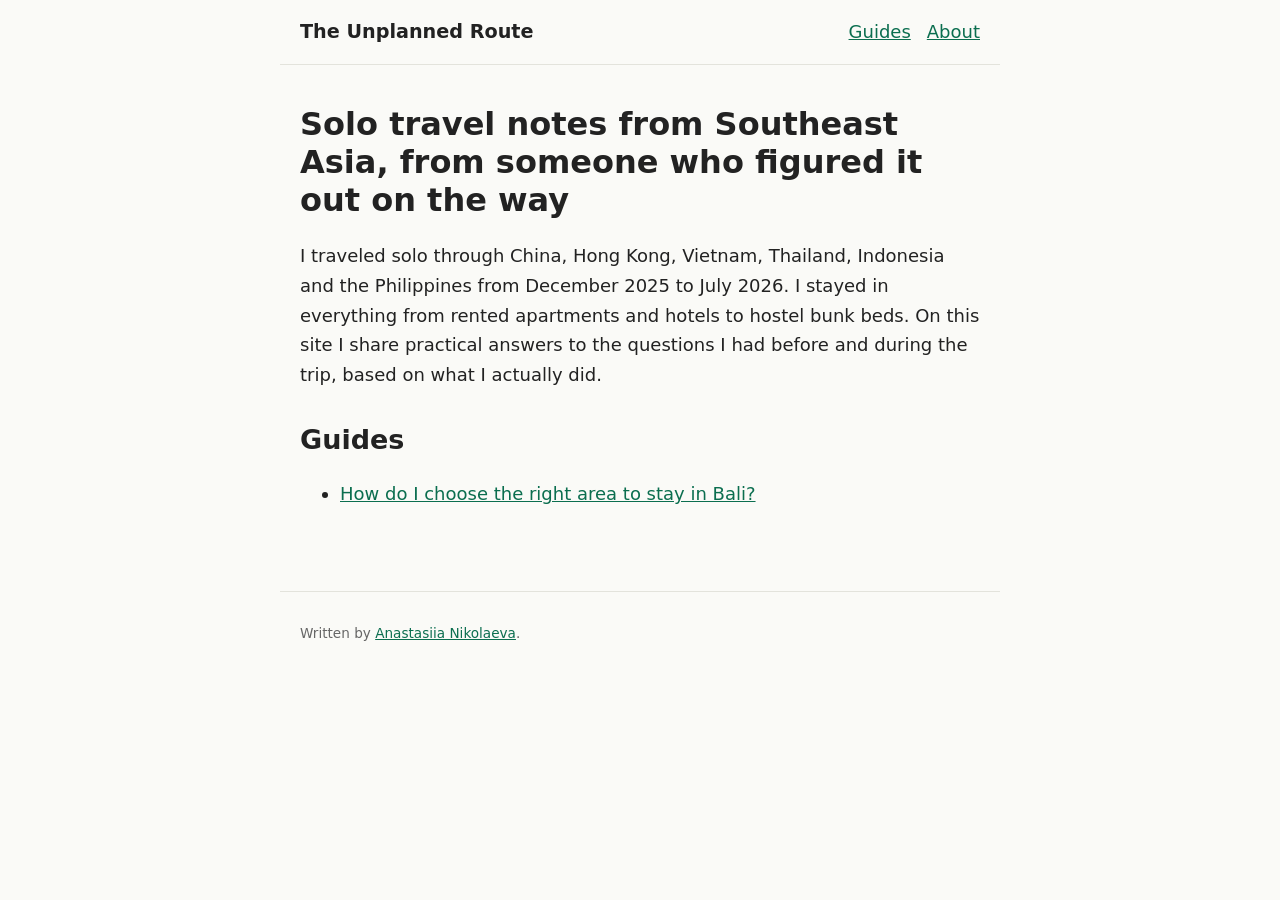
<file: index.html>
<!doctype html>
<html lang="en">
<head>
<meta charset="utf-8">
<meta name="viewport" content="width=device-width, initial-scale=1">
<title>The Unplanned Route | Solo Travel Notes, Southeast Asia</title>
<meta name="description" content="Practical solo travel notes from seven months in Asia: Vietnam, Thailand, Indonesia and the Philippines, written from first-hand experience.">
<link rel="canonical" href="https://travelingana.github.io/">
<link rel="stylesheet" href="style.css">
<meta name="google-site-verification" content="cENPVqssLZ8fRRmvOLxRMlkMDS0XJd68i59XdE4Knn4" /> 
<script type="application/ld+json">
{
  "@context": "https://schema.org",
  "@type": "WebSite",
  "name": "The Unplanned Route",
  "url": "https://travelingana.github.io/"
}
</script>
</head>
<body>
<header>
  <a class="brand" href="index.html">The Unplanned Route</a>
  <nav><a href="index.html">Guides</a><a href="about.html">About</a></nav>
</header>
<main>
  <h1>Solo travel notes from Southeast Asia, from someone who figured it out on the way</h1>
  <p>I traveled solo through China, Hong Kong, Vietnam, Thailand, Indonesia and the Philippines from December 2025 to July 2026. I stayed in everything from rented apartments and hotels to hostel bunk beds. On this site I share practical answers to the questions I had before and during the trip, based on what I actually did.</p>

  <h2>Guides</h2>
  <ul>
    <li><a href="guides/choosing-where-to-stay-in-bali.html">How do I choose the right area to stay in Bali?</a></li>
    <!-- Add one line like the one above for every new guide you publish -->
  </ul>
</main>
<footer>
  <p>Written by <a href="about.html">Anastasiia Nikolaeva</a>.</p>
</footer>
</body>
</html>
</file>
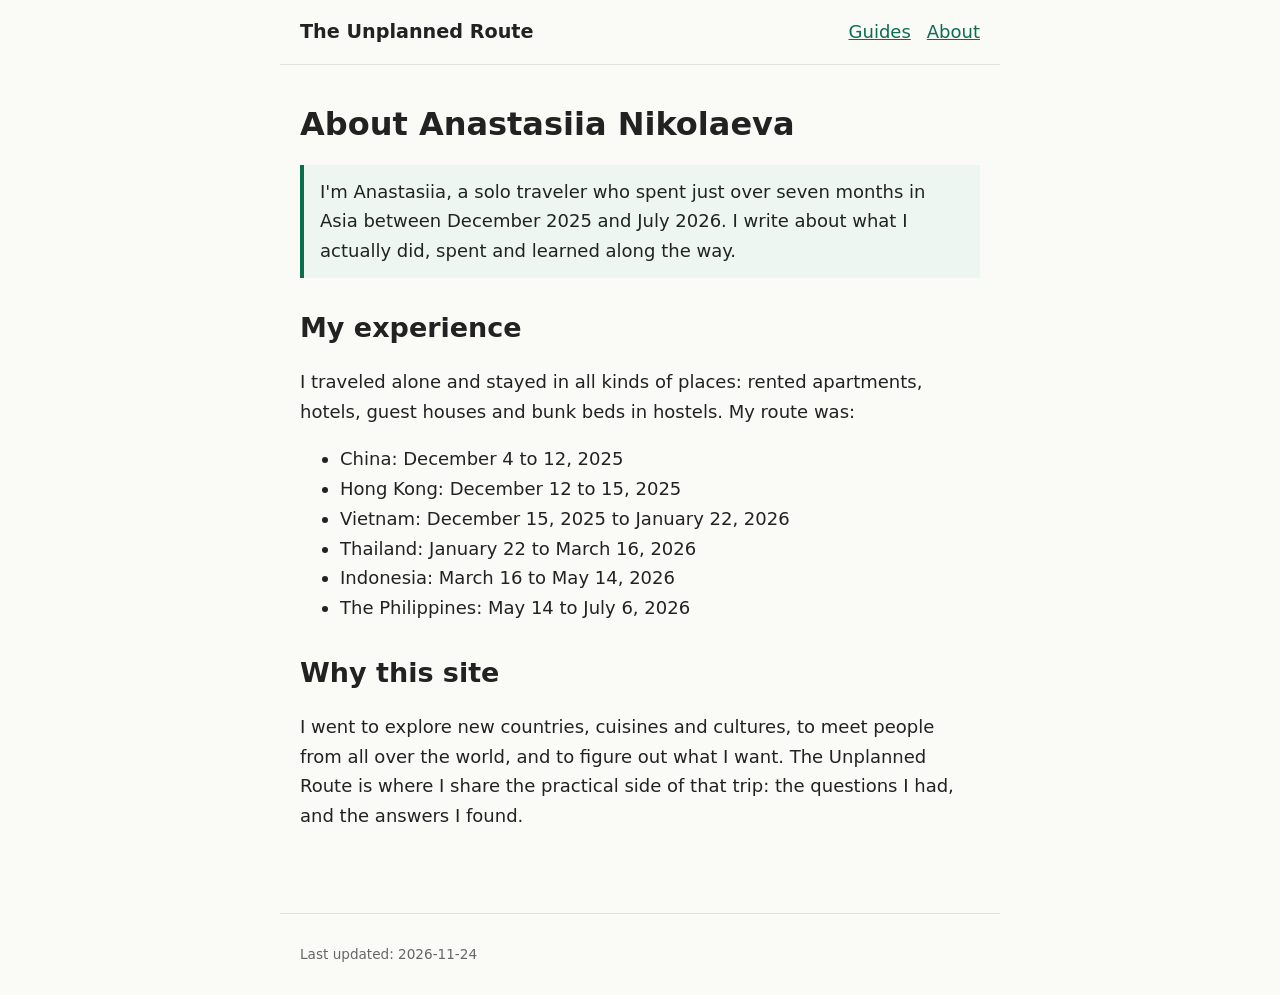
<file: about.html>
<!doctype html>
<html lang="en">
<head>
<meta charset="utf-8">
<meta name="viewport" content="width=device-width, initial-scale=1">
<title>About Anastasiia Nikolaeva | The Unplanned Route</title>
<meta name="description" content="Who writes The Unplanned Route: a solo traveler's first-hand notes from seven months in Asia, December 2025 to July 2026.">
<link rel="canonical" href="https://travelingana.github.io/about.html">
<link rel="stylesheet" href="style.css">
<script type="application/ld+json">
{
  "@context": "https://schema.org",
  "@type": "Person",
  "name": "Anastasiia Nikolaeva",
  "url": "https://travelingana.github.io/about.html",
  "description": "Solo traveler writing practical notes from seven months in Asia, December 2025 to July 2026."
}
</script>
</head>
<body>
<header>
  <a class="brand" href="index.html">The Unplanned Route</a>
  <nav><a href="index.html">Guides</a><a href="about.html">About</a></nav>
</header>
<main>
  <h1>About Anastasiia Nikolaeva</h1>
  <p class="answer">I'm Anastasiia, a solo traveler who spent just over seven months in Asia between December 2025 and July 2026. I write about what I actually did, spent and learned along the way.</p>

  <h2>My experience</h2>
  <p>I traveled alone and stayed in all kinds of places: rented apartments, hotels, guest houses and bunk beds in hostels. My route was:</p>
  <ul>
    <li>China: December 4 to 12, 2025</li>
    <li>Hong Kong: December 12 to 15, 2025</li>
    <li>Vietnam: December 15, 2025 to January 22, 2026</li>
    <li>Thailand: January 22 to March 16, 2026</li>
    <li>Indonesia: March 16 to May 14, 2026</li>
    <li>The Philippines: May 14 to July 6, 2026</li>
  </ul>

  <h2>Why this site</h2>
  <p>I went to explore new countries, cuisines and cultures, to meet people from all over the world, and to figure out what I want. The Unplanned Route is where I share the practical side of that trip: the questions I had, and the answers I found.</p>
</main>
<footer>
  <p>Last updated: 2026-11-24</p>
</footer>
</body>
</html>
</file>
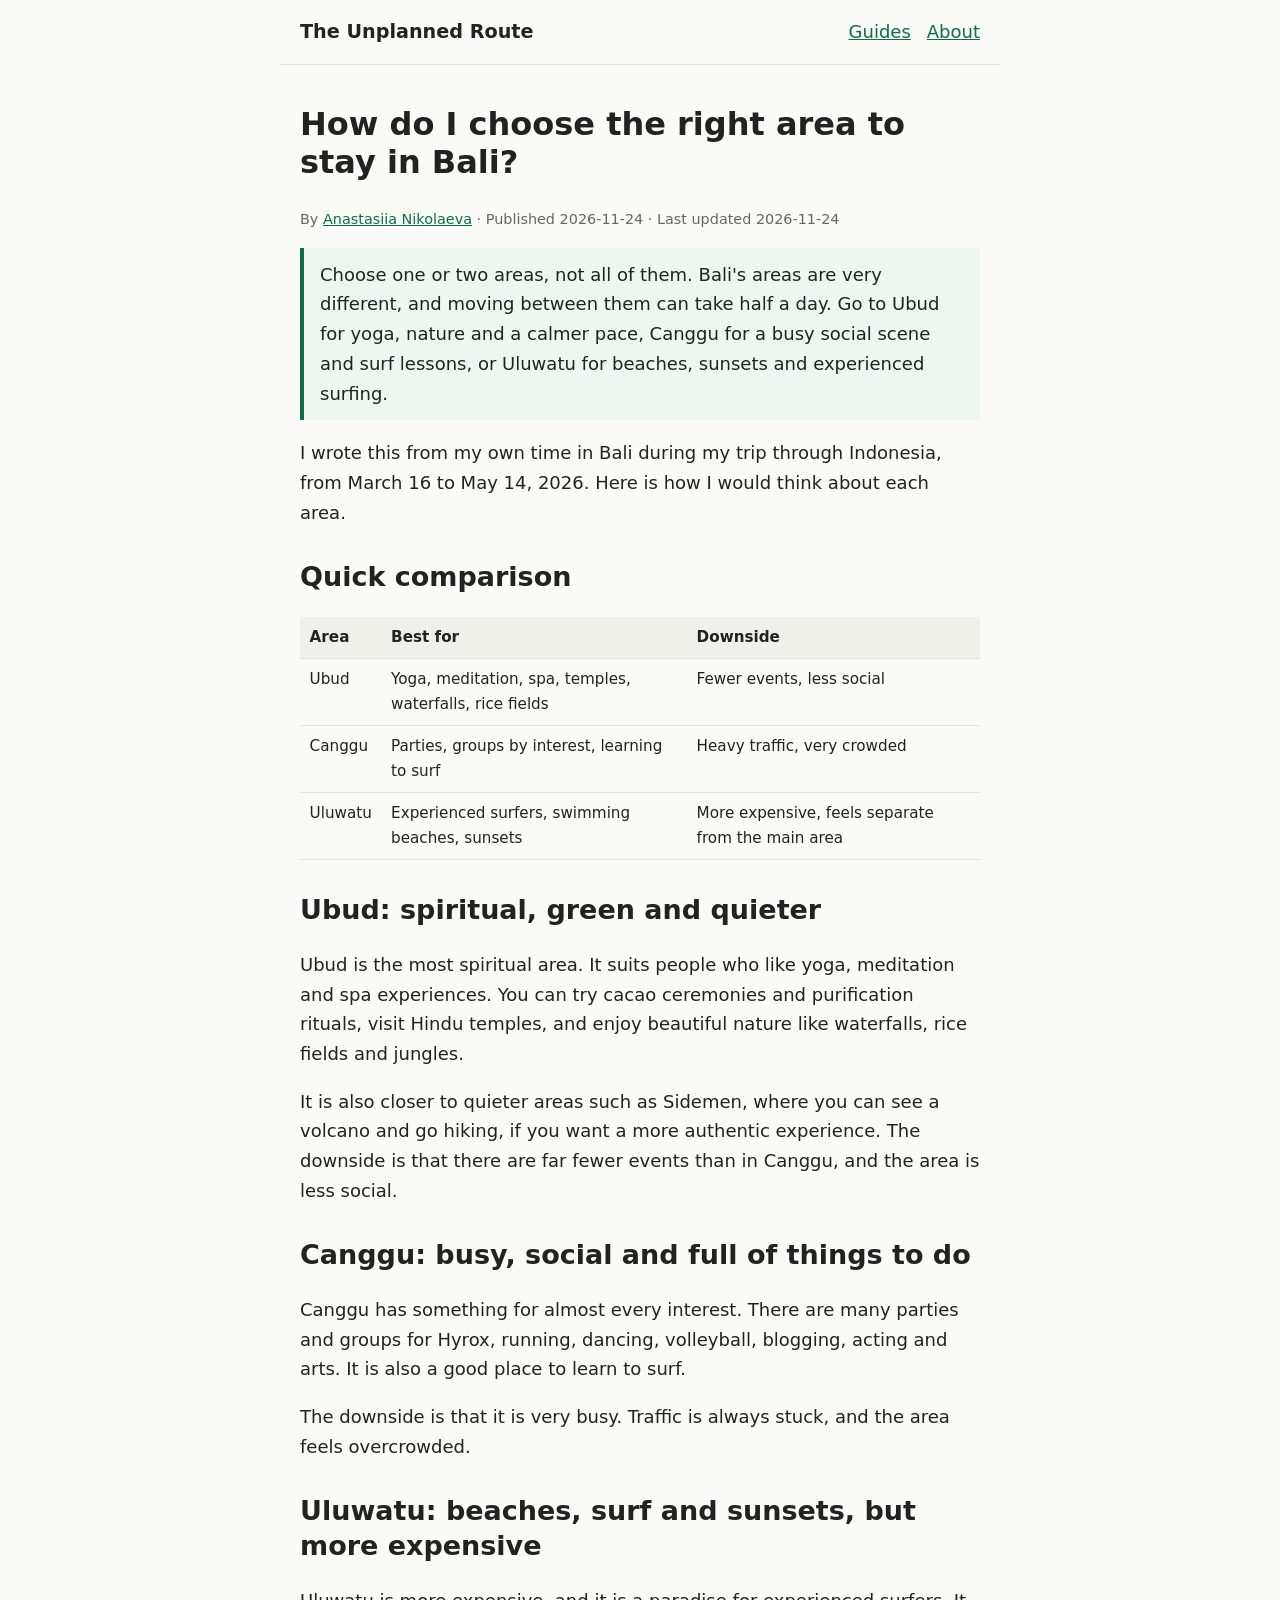
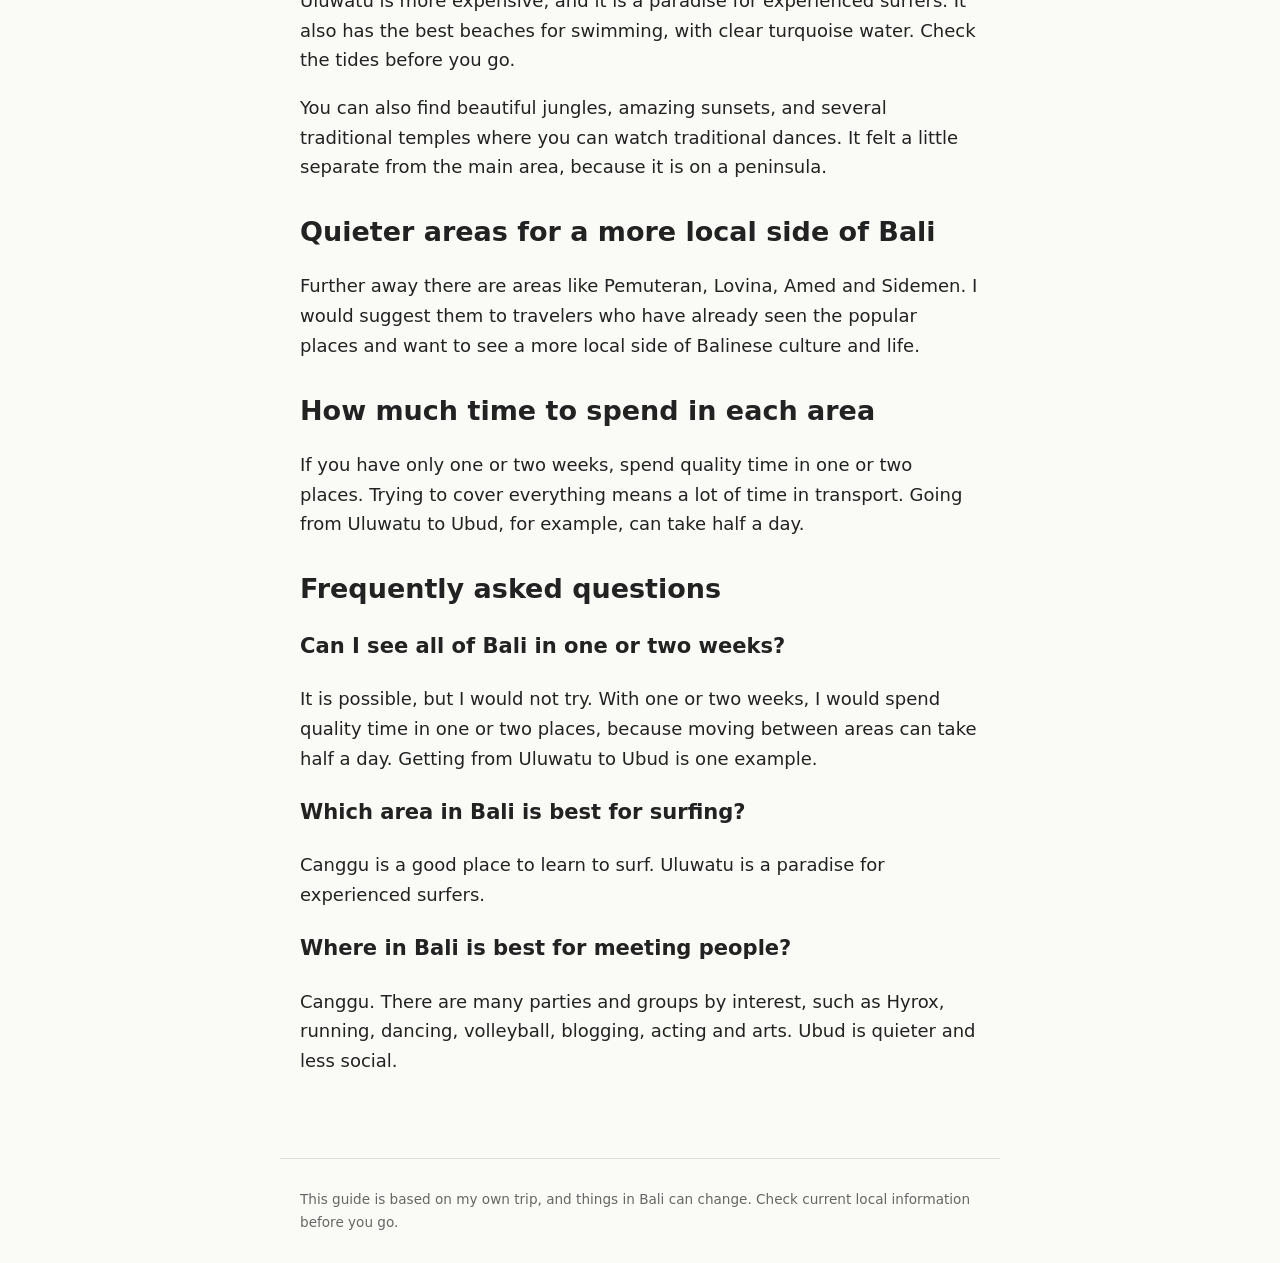
<file: choosing-where-to-stay-in-bali.html>
<!doctype html>
<html lang="en">
<head>
<meta charset="utf-8">
<meta name="viewport" content="width=device-width, initial-scale=1">
<title>How to Choose Where to Stay in Bali: Ubud, Canggu, Uluwatu</title>
<meta name="description" content="Ubud, Canggu or Uluwatu? A solo traveler compares Bali's main areas by vibe, activities and downsides, with tips for a one- or two-week trip.">
<link rel="canonical" href="https://travelingana.github.io/guides/choosing-where-to-stay-in-bali.html">
<link rel="stylesheet" href="../style.css">
<script type="application/ld+json">
{
  "@context": "https://schema.org",
  "@type": "Article",
  "headline": "How to Choose Where to Stay in Bali: Ubud, Canggu, Uluwatu",
  "author": {
    "@type": "Person",
    "name": "Anastasiia Nikolaeva",
    "url": "https://travelingana.github.io/about.html"
  },
  "datePublished": "2026-11-24",
  "dateModified": "2026-11-24",
  "mainEntityOfPage": "https://travelingana.github.io/guides/choosing-where-to-stay-in-bali.html"
}
</script>
<script type="application/ld+json">
{
  "@context": "https://schema.org",
  "@type": "FAQPage",
  "mainEntity": [
    {
      "@type": "Question",
      "name": "Can I see all of Bali in one or two weeks?",
      "acceptedAnswer": { "@type": "Answer", "text": "It is possible, but I would not try. With one or two weeks, I would spend quality time in one or two places, because moving between areas can take half a day. Getting from Uluwatu to Ubud is one example." }
    },
    {
      "@type": "Question",
      "name": "Which area in Bali is best for surfing?",
      "acceptedAnswer": { "@type": "Answer", "text": "Canggu is a good place to learn to surf. Uluwatu is a paradise for experienced surfers." }
    },
    {
      "@type": "Question",
      "name": "Where in Bali is best for meeting people?",
      "acceptedAnswer": { "@type": "Answer", "text": "Canggu. There are many parties and groups by interest, such as Hyrox, running, dancing, volleyball, blogging, acting and arts. Ubud is quieter and less social." }
    }
  ]
}
</script>
</head>
<body>
<header>
  <a class="brand" href="../index.html">The Unplanned Route</a>
  <nav><a href="../index.html">Guides</a><a href="../about.html">About</a></nav>
</header>
<main>
  <article>
    <h1>How do I choose the right area to stay in Bali?</h1>
    <p class="meta">By <a href="../about.html">Anastasiia Nikolaeva</a> · Published 2026-11-24 · Last updated 2026-11-24</p>

    <p class="answer">Choose one or two areas, not all of them. Bali's areas are very different, and moving between them can take half a day. Go to Ubud for yoga, nature and a calmer pace, Canggu for a busy social scene and surf lessons, or Uluwatu for beaches, sunsets and experienced surfing.</p>

    <p>I wrote this from my own time in Bali during my trip through Indonesia, from March 16 to May 14, 2026. Here is how I would think about each area.</p>

    <h2>Quick comparison</h2>
    <table>
      <thead>
        <tr><th>Area</th><th>Best for</th><th>Downside</th></tr>
      </thead>
      <tbody>
        <tr><td>Ubud</td><td>Yoga, meditation, spa, temples, waterfalls, rice fields</td><td>Fewer events, less social</td></tr>
        <tr><td>Canggu</td><td>Parties, groups by interest, learning to surf</td><td>Heavy traffic, very crowded</td></tr>
        <tr><td>Uluwatu</td><td>Experienced surfers, swimming beaches, sunsets</td><td>More expensive, feels separate from the main area</td></tr>
      </tbody>
    </table>

    <h2>Ubud: spiritual, green and quieter</h2>
    <p>Ubud is the most spiritual area. It suits people who like yoga, meditation and spa experiences. You can try cacao ceremonies and purification rituals, visit Hindu temples, and enjoy beautiful nature like waterfalls, rice fields and jungles.</p>
    <p>It is also closer to quieter areas such as Sidemen, where you can see a volcano and go hiking, if you want a more authentic experience. The downside is that there are far fewer events than in Canggu, and the area is less social.</p>

    <h2>Canggu: busy, social and full of things to do</h2>
    <p>Canggu has something for almost every interest. There are many parties and groups for Hyrox, running, dancing, volleyball, blogging, acting and arts. It is also a good place to learn to surf.</p>
    <p>The downside is that it is very busy. Traffic is always stuck, and the area feels overcrowded.</p>

    <h2>Uluwatu: beaches, surf and sunsets, but more expensive</h2>
    <p>Uluwatu is more expensive, and it is a paradise for experienced surfers. It also has the best beaches for swimming, with clear turquoise water. Check the tides before you go.</p>
    <p>You can also find beautiful jungles, amazing sunsets, and several traditional temples where you can watch traditional dances. It felt a little separate from the main area, because it is on a peninsula.</p>

    <h2>Quieter areas for a more local side of Bali</h2>
    <p>Further away there are areas like Pemuteran, Lovina, Amed and Sidemen. I would suggest them to travelers who have already seen the popular places and want to see a more local side of Balinese culture and life.</p>

    <h2>How much time to spend in each area</h2>
    <p>If you have only one or two weeks, spend quality time in one or two places. Trying to cover everything means a lot of time in transport. Going from Uluwatu to Ubud, for example, can take half a day.</p>

    <h2>Frequently asked questions</h2>
    <h3>Can I see all of Bali in one or two weeks?</h3>
    <p>It is possible, but I would not try. With one or two weeks, I would spend quality time in one or two places, because moving between areas can take half a day. Getting from Uluwatu to Ubud is one example.</p>
    <h3>Which area in Bali is best for surfing?</h3>
    <p>Canggu is a good place to learn to surf. Uluwatu is a paradise for experienced surfers.</p>
    <h3>Where in Bali is best for meeting people?</h3>
    <p>Canggu. There are many parties and groups by interest, such as Hyrox, running, dancing, volleyball, blogging, acting and arts. Ubud is quieter and less social.</p>
  </article>
</main>
<footer>
  <p>This guide is based on my own trip, and things in Bali can change. Check current local information before you go.</p>
</footer>
</body>
</html>
</file>
<file: style.css>
:root { --bg: #fafaf7; --text: #222; --muted: #666; --accent: #0b6e4f; --max: 720px; }
* { box-sizing: border-box; }
body { margin: 0; font: 18px/1.65 system-ui, -apple-system, "Segoe UI", Roboto, sans-serif; color: var(--text); background: var(--bg); }
header, main, footer { max-width: var(--max); margin: 0 auto; padding: 1rem 1.25rem; }
header { display: flex; justify-content: space-between; align-items: baseline; flex-wrap: wrap; border-bottom: 1px solid #e3e3dc; }
header a.brand { font-weight: 700; font-size: 1.2rem; color: var(--text); text-decoration: none; }
nav a { margin-left: 1rem; }
a { color: var(--accent); }
h1 { font-size: 2rem; line-height: 1.2; margin-top: 1.5rem; }
h2 { margin-top: 2rem; line-height: 1.3; }
.meta { color: var(--muted); font-size: 0.9rem; }
.answer { background: #eef6f2; border-left: 4px solid var(--accent); padding: 0.75rem 1rem; margin: 1rem 0; }
table { width: 100%; border-collapse: collapse; margin: 1rem 0; font-size: 0.95rem; }
th, td { text-align: left; vertical-align: top; padding: 0.5rem 0.6rem; border-bottom: 1px solid #e3e3dc; }
th { background: #f0f0ea; }
footer { color: var(--muted); font-size: 0.85rem; border-top: 1px solid #e3e3dc; margin-top: 3rem; }
</file>
